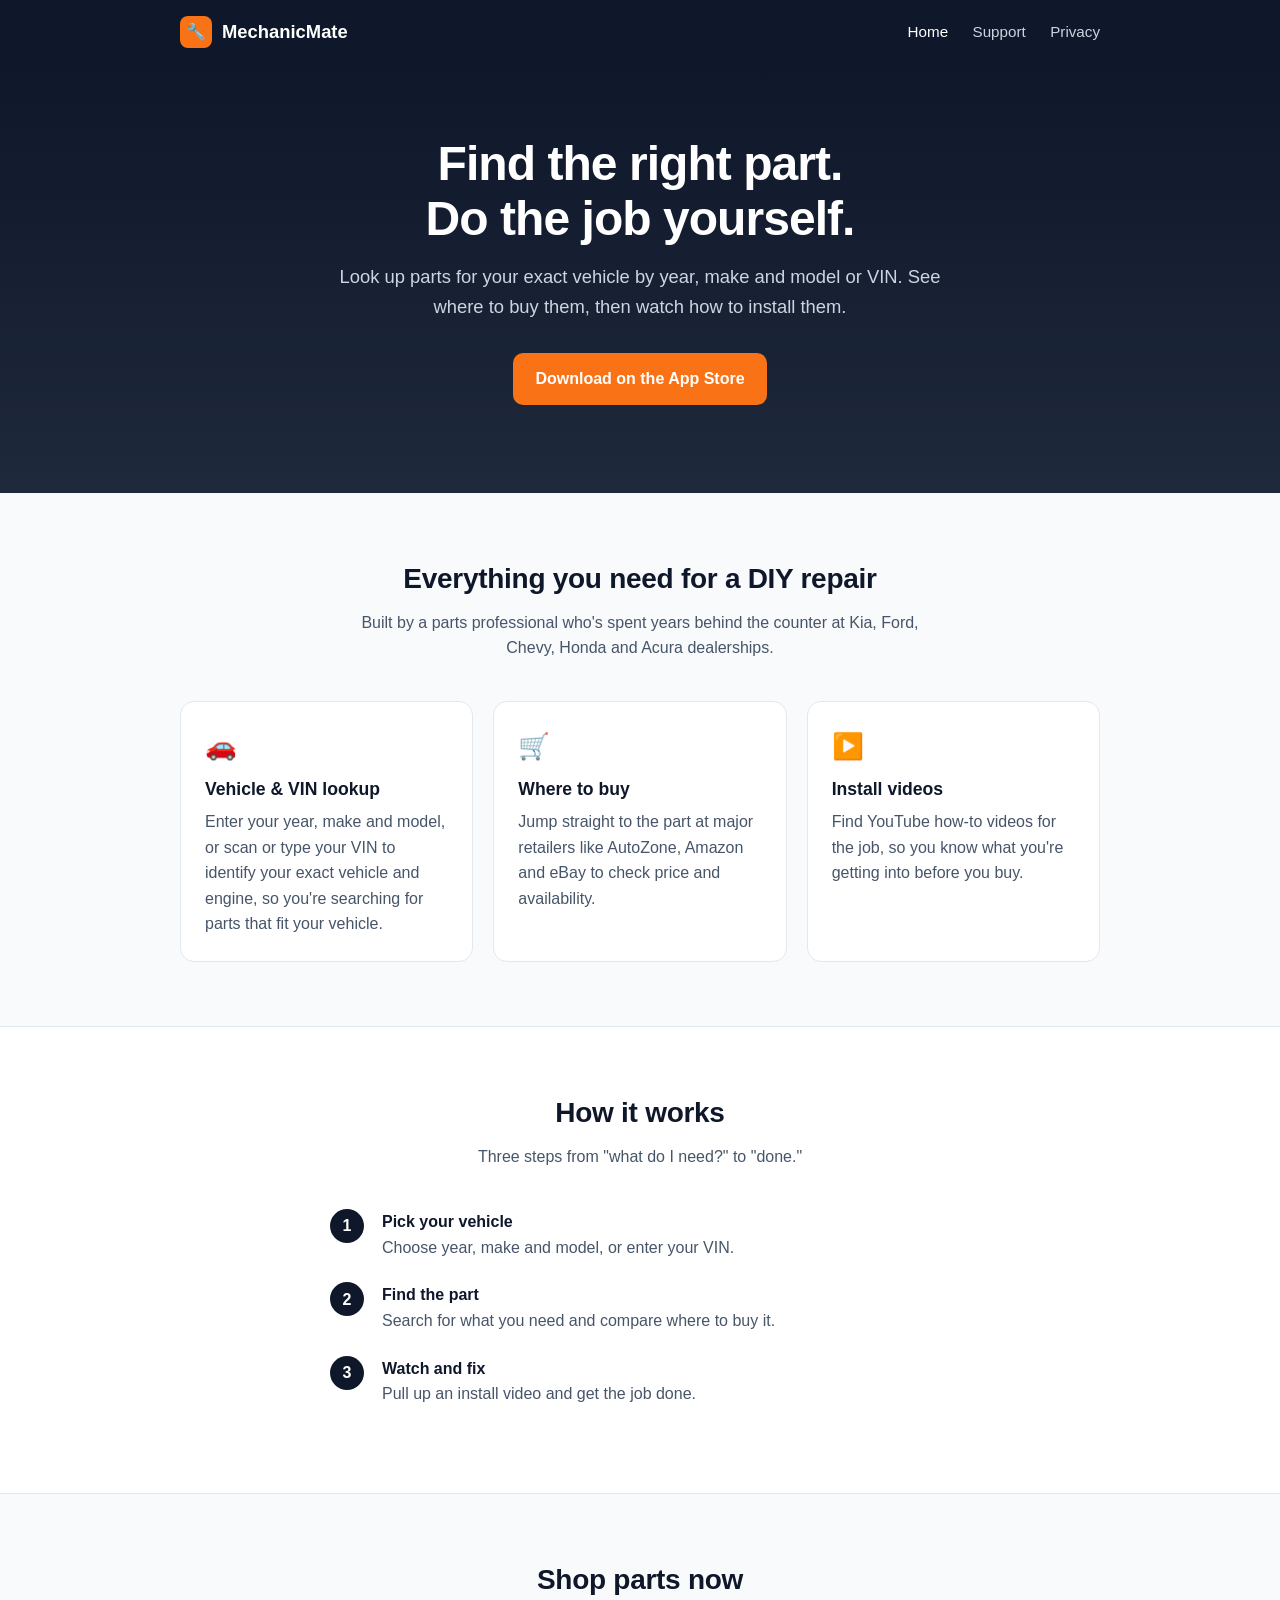
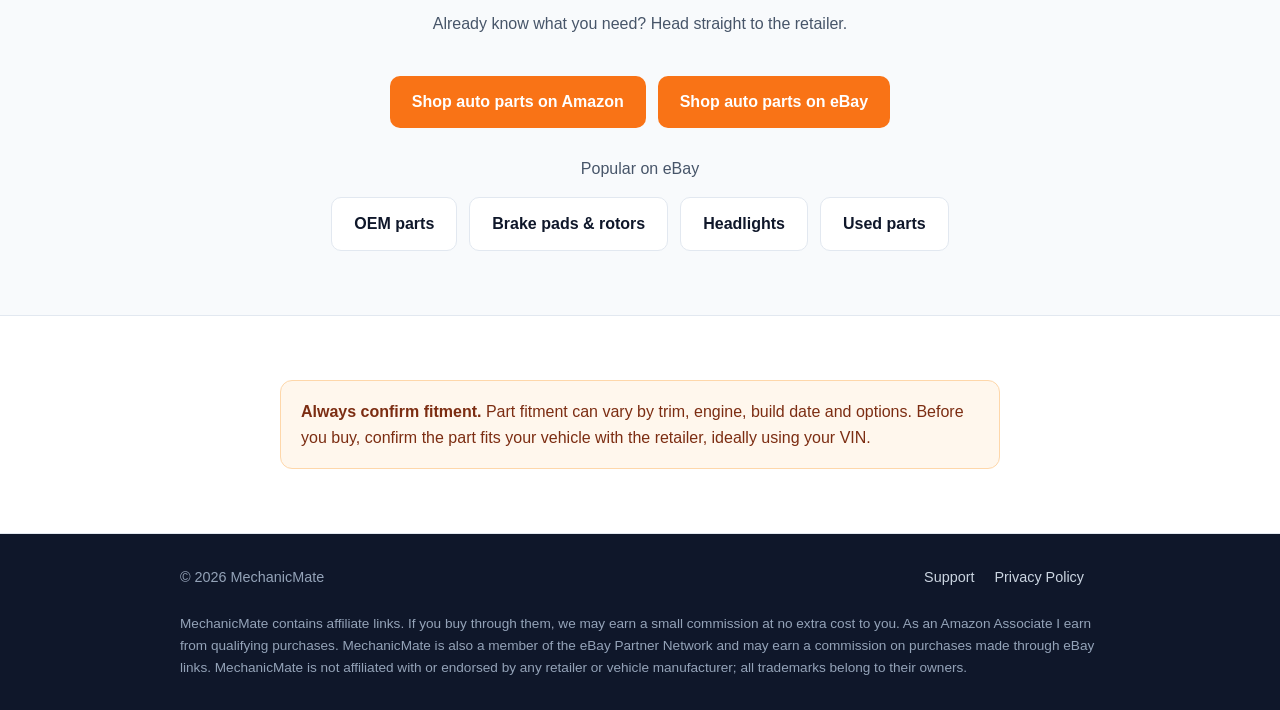
<file: index.html>
<!doctype html>
<html lang="en">
<head>
  <meta charset="utf-8">
  <meta name="viewport" content="width=device-width, initial-scale=1">
  <title>MechanicMate — Find the right part for your vehicle</title>
  <meta name="description" content="MechanicMate helps DIYers find the right auto parts for their vehicle by year/make/model or VIN, compare where to buy, and watch install videos.">
  <link rel="stylesheet" href="styles.css">
</head>
<body>

<header class="site">
  <div class="wrap">
    <a class="brand" href="/"><span class="brand-mark">🔧</span>MechanicMate</a>
    <nav>
      <a href="/" aria-current="page">Home</a>
      <a href="/support.html">Support</a>
      <a href="/privacy.html">Privacy</a>
    </nav>
  </div>
</header>

<div class="hero">
  <div class="wrap">
    <h1>Find the right part.<br>Do the job yourself.</h1>
    <p>Look up parts for your exact vehicle by year, make and model or VIN. See where to buy them, then watch how to install them.</p>
    <div class="badges">
      <!-- Hidden until the Android version is back on Google Play:
      <a class="btn btn-primary" href="https://play.google.com/store/apps/details?id=com.mechanicmate.app">Get it on Google Play</a>
      -->
      <a class="btn btn-primary" href="https://apps.apple.com/app/mechanicmate-parts-locator/id6811711384">Download on the App Store</a>
    </div>
  </div>
</div>

<section>
  <div class="wrap">
    <h2>Everything you need for a DIY repair</h2>
    <p class="lead">Built by a parts professional who's spent years behind the counter at Kia, Ford, Chevy, Honda and Acura dealerships.</p>
    <div class="grid">
      <div class="card">
        <div class="icon">🚗</div>
        <h3>Vehicle &amp; VIN lookup</h3>
        <p>Enter your year, make and model, or scan or type your VIN to identify your exact vehicle and engine, so you're searching for parts that fit your vehicle.</p>
      </div>
      <div class="card">
        <div class="icon">🛒</div>
        <h3>Where to buy</h3>
        <p>Jump straight to the part at major retailers like AutoZone, Amazon and eBay to check price and availability.</p>
      </div>
      <div class="card">
        <div class="icon">▶️</div>
        <h3>Install videos</h3>
        <p>Find YouTube how-to videos for the job, so you know what you're getting into before you buy.</p>
      </div>
    </div>
  </div>
</section>

<section class="alt">
  <div class="wrap">
    <h2>How it works</h2>
    <p class="lead">Three steps from "what do I need?" to "done."</p>
    <ol class="steps">
      <li><strong>Pick your vehicle</strong><span>Choose year, make and model, or enter your VIN.</span></li>
      <li><strong>Find the part</strong><span>Search for what you need and compare where to buy it.</span></li>
      <li><strong>Watch and fix</strong><span>Pull up an install video and get the job done.</span></li>
    </ol>
  </div>
</section>

<section>
  <div class="wrap" style="text-align:center">
    <h2>Shop parts now</h2>
    <p class="lead">Already know what you need? Head straight to the retailer.</p>
    <div class="badges">
      <a class="btn btn-primary" href="https://www.amazon.com/s?k=auto+parts&i=automotive&tag=mechanicmate-20" target="_blank" rel="sponsored noopener">Shop auto parts on Amazon</a>
      <a class="btn btn-primary" href="https://www.ebay.com/sch/i.html?_nkw=auto+parts&amp;mkevt=1&amp;mkcid=1&amp;mkrid=711-53200-19255-0&amp;campid=5339248137&amp;toolid=10001&amp;customid=mechanicmate-site" target="_blank" rel="sponsored noopener">Shop auto parts on eBay</a>
    </div>
    <p class="lead" style="margin:28px auto 16px">Popular on eBay</p>
    <div class="badges">
      <a class="btn btn-outline" href="https://www.ebay.com/sch/i.html?_nkw=oem+auto+parts&amp;mkevt=1&amp;mkcid=1&amp;mkrid=711-53200-19255-0&amp;campid=5339248137&amp;toolid=10001&amp;customid=mechanicmate-site" target="_blank" rel="sponsored noopener">OEM parts</a>
      <a class="btn btn-outline" href="https://www.ebay.com/sch/i.html?_nkw=brake+pads+and+rotors&amp;mkevt=1&amp;mkcid=1&amp;mkrid=711-53200-19255-0&amp;campid=5339248137&amp;toolid=10001&amp;customid=mechanicmate-site" target="_blank" rel="sponsored noopener">Brake pads &amp; rotors</a>
      <a class="btn btn-outline" href="https://www.ebay.com/sch/i.html?_nkw=headlight+assembly&amp;mkevt=1&amp;mkcid=1&amp;mkrid=711-53200-19255-0&amp;campid=5339248137&amp;toolid=10001&amp;customid=mechanicmate-site" target="_blank" rel="sponsored noopener">Headlights</a>
      <a class="btn btn-outline" href="https://www.ebay.com/sch/i.html?_nkw=used+auto+parts&amp;mkevt=1&amp;mkcid=1&amp;mkrid=711-53200-19255-0&amp;campid=5339248137&amp;toolid=10001&amp;customid=mechanicmate-site" target="_blank" rel="sponsored noopener">Used parts</a>
    </div>
  </div>
</section>

<section class="alt">
  <div class="wrap">
    <div class="note">
      <strong>Always confirm fitment.</strong> Part fitment can vary by trim, engine, build date and options. Before you buy, confirm the part fits your vehicle with the retailer, ideally using your VIN.
    </div>
  </div>
</section>

<footer class="site">
  <div class="wrap">
    <div>© 2026 MechanicMate</div>
    <div>
      <a href="/support.html">Support</a>
      <a href="/privacy.html">Privacy Policy</a>
    </div>
    <p class="disclosure">MechanicMate contains affiliate links. If you buy through them, we may earn a small commission at no extra cost to you. As an Amazon Associate I earn from qualifying purchases. MechanicMate is also a member of the eBay Partner Network and may earn a commission on purchases made through eBay links. MechanicMate is not affiliated with or endorsed by any retailer or vehicle manufacturer; all trademarks belong to their owners.</p>
  </div>
</footer>

</body>
</html>
</file>
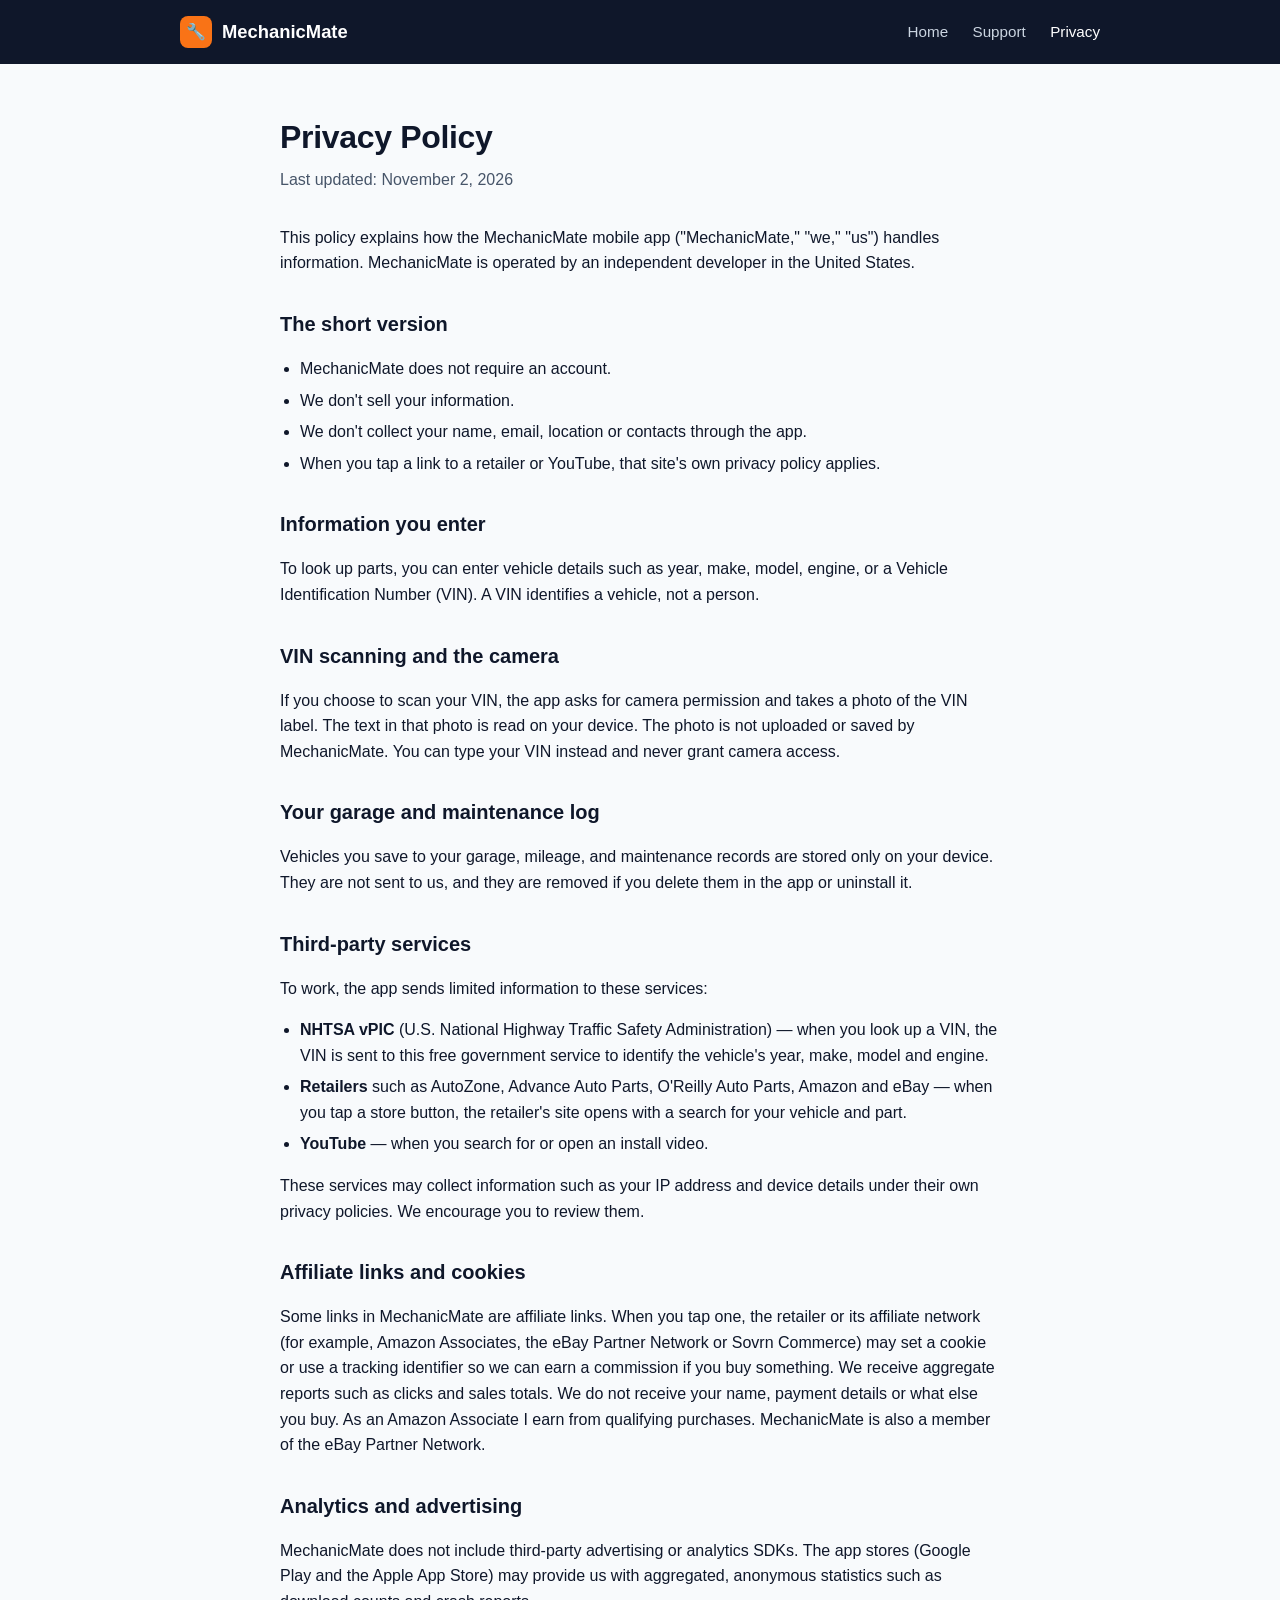
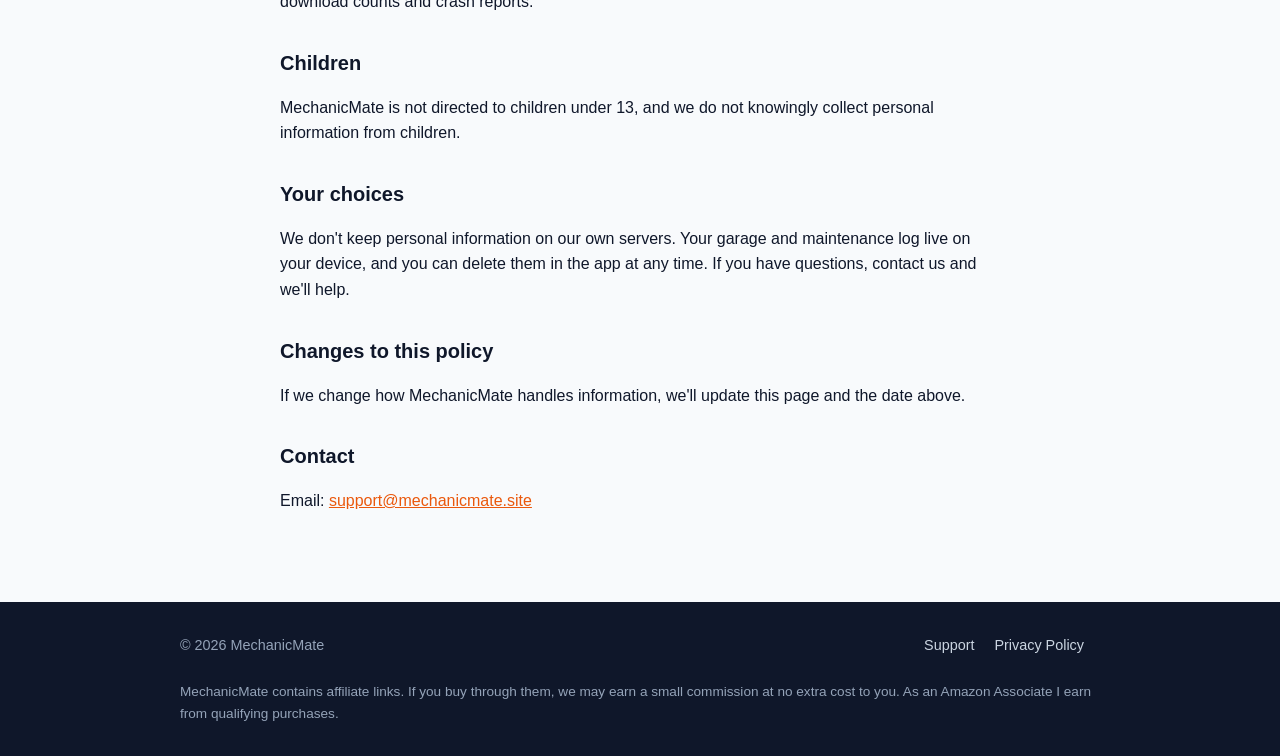
<file: privacy.html>
<!doctype html>
<html lang="en">
<head>
  <meta charset="utf-8">
  <meta name="viewport" content="width=device-width, initial-scale=1">
  <title>Privacy Policy — MechanicMate</title>
  <meta name="description" content="How MechanicMate handles your information.">
  <link rel="stylesheet" href="styles.css">
</head>
<body>

<header class="site">
  <div class="wrap">
    <a class="brand" href="/"><span class="brand-mark">🔧</span>MechanicMate</a>
    <nav>
      <a href="/">Home</a>
      <a href="/support.html">Support</a>
      <a href="/privacy.html" aria-current="page">Privacy</a>
    </nav>
  </div>
</header>

<main class="doc">
  <div class="wrap">
    <h1>Privacy Policy</h1>
    <p class="updated">Last updated: November 2, 2026</p>

    <p>This policy explains how the MechanicMate mobile app ("MechanicMate," "we," "us") handles information. MechanicMate is operated by an independent developer in the United States.</p>

    <h2>The short version</h2>
    <ul>
      <li>MechanicMate does not require an account.</li>
      <li>We don't sell your information.</li>
      <li>We don't collect your name, email, location or contacts through the app.</li>
      <li>When you tap a link to a retailer or YouTube, that site's own privacy policy applies.</li>
    </ul>

    <h2>Information you enter</h2>
    <p>To look up parts, you can enter vehicle details such as year, make, model, engine, or a Vehicle Identification Number (VIN). A VIN identifies a vehicle, not a person.</p>

    <h2>VIN scanning and the camera</h2>
    <p>If you choose to scan your VIN, the app asks for camera permission and takes a photo of the VIN label. The text in that photo is read on your device. The photo is not uploaded or saved by MechanicMate. You can type your VIN instead and never grant camera access.</p>

    <h2>Your garage and maintenance log</h2>
    <p>Vehicles you save to your garage, mileage, and maintenance records are stored only on your device. They are not sent to us, and they are removed if you delete them in the app or uninstall it.</p>

    <h2>Third-party services</h2>
    <p>To work, the app sends limited information to these services:</p>
    <ul>
      <li><strong>NHTSA vPIC</strong> (U.S. National Highway Traffic Safety Administration) — when you look up a VIN, the VIN is sent to this free government service to identify the vehicle's year, make, model and engine.</li>
      <li><strong>Retailers</strong> such as AutoZone, Advance Auto Parts, O'Reilly Auto Parts, Amazon and eBay — when you tap a store button, the retailer's site opens with a search for your vehicle and part.</li>
      <li><strong>YouTube</strong> — when you search for or open an install video.</li>
    </ul>
    <p>These services may collect information such as your IP address and device details under their own privacy policies. We encourage you to review them.</p>

    <h2>Affiliate links and cookies</h2>
    <p>Some links in MechanicMate are affiliate links. When you tap one, the retailer or its affiliate network (for example, Amazon Associates, the eBay Partner Network or Sovrn Commerce) may set a cookie or use a tracking identifier so we can earn a commission if you buy something. We receive aggregate reports such as clicks and sales totals. We do not receive your name, payment details or what else you buy. As an Amazon Associate I earn from qualifying purchases. MechanicMate is also a member of the eBay Partner Network.</p>

    <h2>Analytics and advertising</h2>
    <p>MechanicMate does not include third-party advertising or analytics SDKs. The app stores (Google Play and the Apple App Store) may provide us with aggregated, anonymous statistics such as download counts and crash reports.</p>

    <h2>Children</h2>
    <p>MechanicMate is not directed to children under 13, and we do not knowingly collect personal information from children.</p>

    <h2>Your choices</h2>
    <p>We don't keep personal information on our own servers. Your garage and maintenance log live on your device, and you can delete them in the app at any time. If you have questions, contact us and we'll help.</p>

    <h2>Changes to this policy</h2>
    <p>If we change how MechanicMate handles information, we'll update this page and the date above.</p>

    <h2>Contact</h2>
    <p>Email: <a href="mailto:support@mechanicmate.site">support@mechanicmate.site</a></p>
  </div>
</main>

<footer class="site">
  <div class="wrap">
    <div>© 2026 MechanicMate</div>
    <div>
      <a href="/support.html">Support</a>
      <a href="/privacy.html">Privacy Policy</a>
    </div>
    <p class="disclosure">MechanicMate contains affiliate links. If you buy through them, we may earn a small commission at no extra cost to you. As an Amazon Associate I earn from qualifying purchases.</p>
  </div>
</footer>

</body>
</html>
</file>
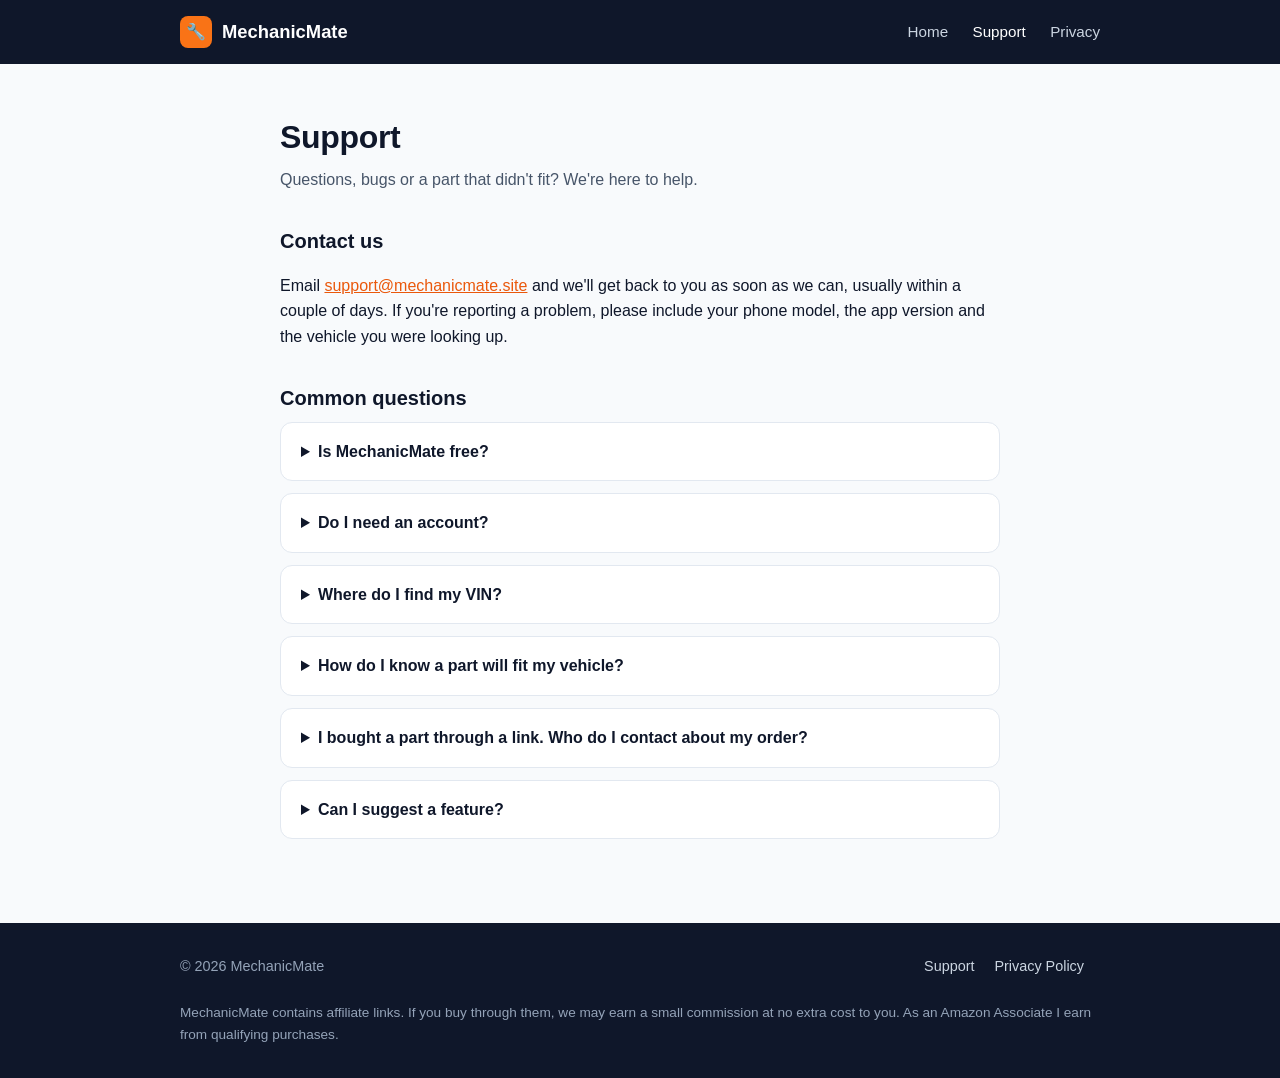
<file: support.html>
<!doctype html>
<html lang="en">
<head>
  <meta charset="utf-8">
  <meta name="viewport" content="width=device-width, initial-scale=1">
  <title>Support — MechanicMate</title>
  <meta name="description" content="Get help with the MechanicMate app.">
  <link rel="stylesheet" href="styles.css">
</head>
<body>

<header class="site">
  <div class="wrap">
    <a class="brand" href="/"><span class="brand-mark">🔧</span>MechanicMate</a>
    <nav>
      <a href="/">Home</a>
      <a href="/support.html" aria-current="page">Support</a>
      <a href="/privacy.html">Privacy</a>
    </nav>
  </div>
</header>

<main class="doc">
  <div class="wrap">
    <h1>Support</h1>
    <p class="updated">Questions, bugs or a part that didn't fit? We're here to help.</p>

    <h2>Contact us</h2>
    <p>Email <a href="mailto:support@mechanicmate.site">support@mechanicmate.site</a> and we'll get back to you as soon as we can, usually within a couple of days. If you're reporting a problem, please include your phone model, the app version and the vehicle you were looking up.</p>

    <h2>Common questions</h2>

    <details>
      <summary>Is MechanicMate free?</summary>
      <p>Yes. MechanicMate is free to download and use. Some retailer links are affiliate links, which means we may earn a small commission if you buy through them, at no extra cost to you.</p>
    </details>

    <details>
      <summary>Do I need an account?</summary>
      <p>No. Just open the app and pick your vehicle.</p>
    </details>

    <details>
      <summary>Where do I find my VIN?</summary>
      <p>Your 17-character VIN is on the driver's side of the dashboard (visible through the windshield), on the driver's door jamb sticker, and on your registration and insurance card.</p>
    </details>

    <details>
      <summary>How do I know a part will fit my vehicle?</summary>
      <p>MechanicMate helps you search for the right part, but fitment can vary by trim, engine, build date and options. Always confirm fitment with the retailer before you buy, ideally using your VIN.</p>
    </details>

    <details>
      <summary>I bought a part through a link. Who do I contact about my order?</summary>
      <p>Orders, returns and refunds are handled by the retailer you bought from, such as AutoZone or Amazon. Please contact them directly. MechanicMate doesn't process payments or see your order details.</p>
    </details>

    <details>
      <summary>Can I suggest a feature?</summary>
      <p>Please do. Email us. MechanicMate is built by one developer, and real feedback from DIYers shapes what comes next.</p>
    </details>
  </div>
</main>

<footer class="site">
  <div class="wrap">
    <div>© 2026 MechanicMate</div>
    <div>
      <a href="/support.html">Support</a>
      <a href="/privacy.html">Privacy Policy</a>
    </div>
    <p class="disclosure">MechanicMate contains affiliate links. If you buy through them, we may earn a small commission at no extra cost to you. As an Amazon Associate I earn from qualifying purchases.</p>
  </div>
</footer>

</body>
</html>
</file>
<file: styles.css>
:root {
  --slate: #0F172A;
  --slate-2: #1E293B;
  --slate-3: #334155;
  --text: #0F172A;
  --muted: #475569;
  --bg: #F8FAFC;
  --card: #FFFFFF;
  --line: #E2E8F0;
  --accent: #F97316;
  --accent-dark: #EA580C;
}

* { box-sizing: border-box; }

html, body { margin: 0; padding: 0; }

body {
  font-family: -apple-system, BlinkMacSystemFont, "Segoe UI", Roboto, Helvetica, Arial, sans-serif;
  color: var(--text);
  background: var(--bg);
  line-height: 1.6;
  -webkit-font-smoothing: antialiased;
}

a { color: var(--accent-dark); }

.wrap { max-width: 960px; margin: 0 auto; padding: 0 20px; }

/* Header */
header.site {
  background: var(--slate);
  color: #fff;
}
header.site .wrap {
  display: flex;
  align-items: center;
  justify-content: space-between;
  height: 64px;
}
.brand {
  display: flex;
  align-items: center;
  gap: 10px;
  color: #fff;
  text-decoration: none;
  font-weight: 700;
  font-size: 1.15rem;
}
.brand-mark {
  width: 32px; height: 32px;
  border-radius: 8px;
  background: var(--accent);
  display: grid; place-items: center;
  font-size: 1rem;
}
nav a {
  color: #CBD5E1;
  text-decoration: none;
  margin-left: 20px;
  font-size: 0.95rem;
}
nav a:hover, nav a[aria-current="page"] { color: #fff; }

/* Hero */
.hero {
  background: linear-gradient(180deg, var(--slate) 0%, var(--slate-2) 100%);
  color: #fff;
  padding: 72px 0 88px;
  text-align: center;
}
.hero h1 {
  font-size: clamp(2rem, 5vw, 3rem);
  line-height: 1.15;
  margin: 0 0 16px;
  letter-spacing: -0.02em;
}
.hero p {
  color: #CBD5E1;
  font-size: 1.15rem;
  max-width: 620px;
  margin: 0 auto 32px;
}
.badges {
  display: flex;
  gap: 12px;
  justify-content: center;
  flex-wrap: wrap;
}
.btn {
  display: inline-block;
  padding: 13px 22px;
  border-radius: 10px;
  font-weight: 600;
  text-decoration: none;
  font-size: 1rem;
}
.btn-primary { background: var(--accent); color: #fff; }
.btn-primary:hover { background: var(--accent-dark); }
.btn-ghost {
  background: transparent;
  color: #fff;
  border: 1px solid var(--slate-3);
}
.btn-outline {
  background: var(--card);
  color: var(--text);
  border: 1px solid var(--line);
}
.btn-outline:hover { border-color: var(--accent); color: var(--accent-dark); }
.btn-ghost span { color: #94A3B8; font-weight: 400; }

/* Sections */
section { padding: 64px 0; }
section h2 {
  font-size: 1.75rem;
  margin: 0 0 8px;
  text-align: center;
  letter-spacing: -0.01em;
}
.lead {
  text-align: center;
  color: var(--muted);
  max-width: 600px;
  margin: 0 auto 40px;
}

.grid {
  display: grid;
  grid-template-columns: repeat(auto-fit, minmax(240px, 1fr));
  gap: 20px;
}
.card {
  background: var(--card);
  border: 1px solid var(--line);
  border-radius: 14px;
  padding: 24px;
}
.card .icon { font-size: 1.6rem; margin-bottom: 8px; }
.card h3 { margin: 0 0 6px; font-size: 1.1rem; }
.card p { margin: 0; color: var(--muted); }

.steps { counter-reset: step; list-style: none; padding: 0; max-width: 620px; margin: 0 auto; }
.steps li {
  counter-increment: step;
  position: relative;
  padding: 0 0 22px 52px;
}
.steps li::before {
  content: counter(step);
  position: absolute; left: 0; top: 0;
  width: 34px; height: 34px;
  border-radius: 50%;
  background: var(--slate);
  color: #fff;
  display: grid; place-items: center;
  font-weight: 700;
}
.steps strong { display: block; }
.steps span { color: var(--muted); }

.alt { background: #fff; border-top: 1px solid var(--line); border-bottom: 1px solid var(--line); }

.note {
  background: #FFF7ED;
  border: 1px solid #FED7AA;
  border-radius: 12px;
  padding: 18px 20px;
  color: #7C2D12;
  max-width: 720px;
  margin: 0 auto;
}

/* Document pages (privacy, support) */
.doc { padding: 48px 0 72px; }
.doc .wrap { max-width: 760px; }
.doc h1 { font-size: 2rem; margin: 0 0 4px; letter-spacing: -0.01em; }
.doc .updated { color: var(--muted); margin: 0 0 32px; }
.doc h2 { font-size: 1.25rem; margin: 32px 0 8px; text-align: left; }
.doc ul { padding-left: 20px; }
.doc li { margin-bottom: 6px; }

details {
  background: var(--card);
  border: 1px solid var(--line);
  border-radius: 12px;
  padding: 16px 20px;
  margin-bottom: 12px;
}
summary { font-weight: 600; cursor: pointer; }
details p { color: var(--muted); margin: 10px 0 0; }

/* Footer */
footer.site {
  background: var(--slate);
  color: #94A3B8;
  padding: 32px 0;
  font-size: 0.9rem;
}
footer.site .wrap { display: flex; flex-wrap: wrap; gap: 16px; justify-content: space-between; }
footer.site a { color: #CBD5E1; text-decoration: none; margin-right: 16px; }
footer.site a:hover { color: #fff; }
.disclosure { width: 100%; margin: 8px 0 0; font-size: 0.85rem; }

@media (max-width: 560px) {
  nav a { margin-left: 14px; font-size: 0.9rem; }
  .hero { padding: 56px 0 64px; }
  section { padding: 48px 0; }
}
</file>
